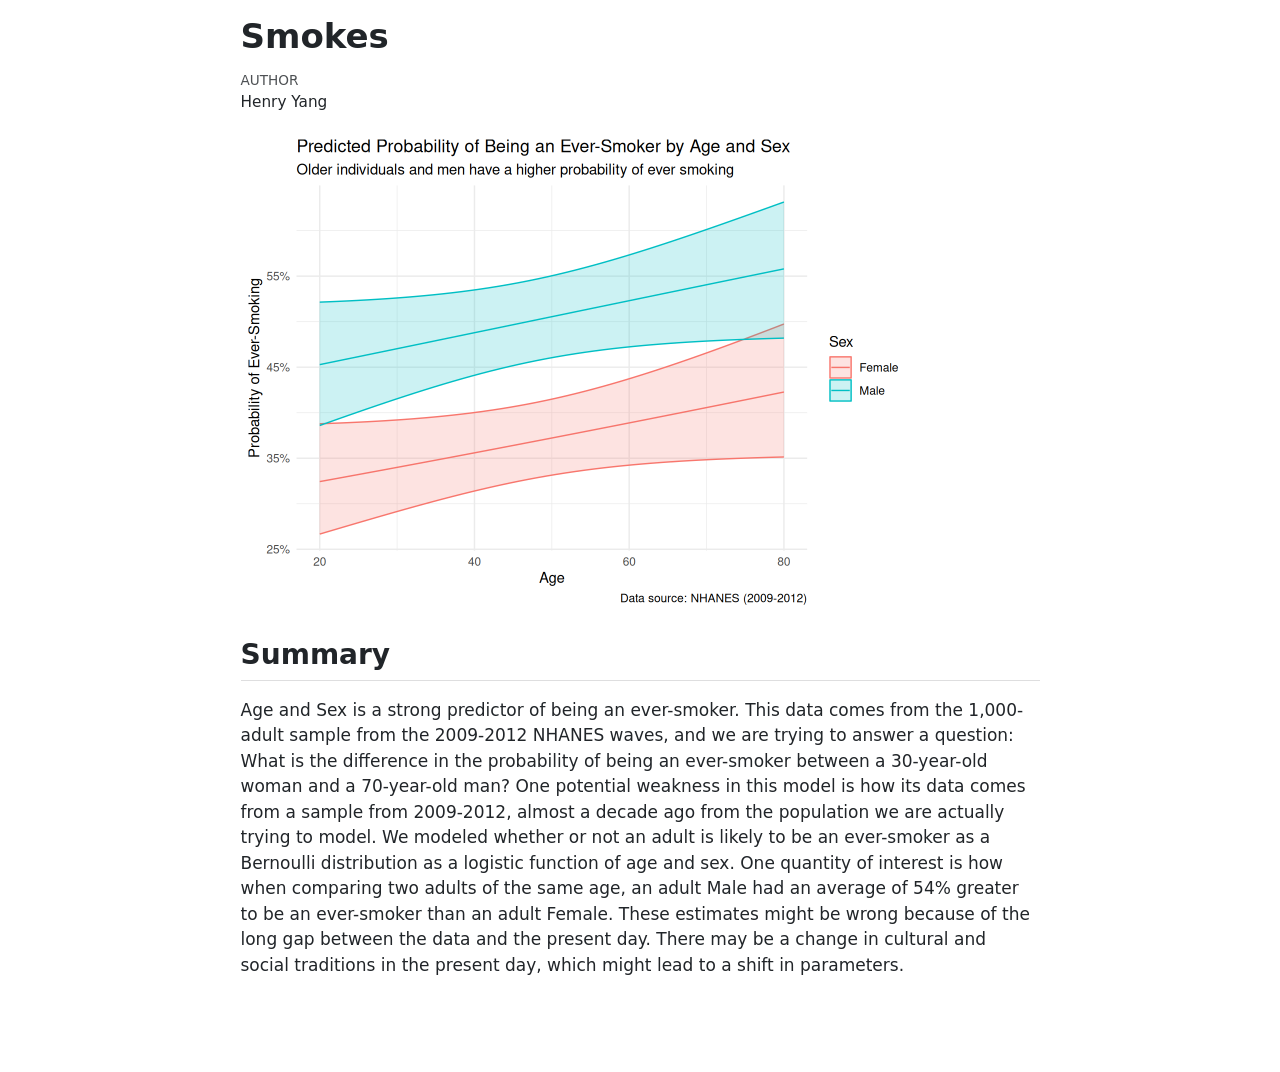
<file: index.html>
<!DOCTYPE html>
<html xmlns="http://www.w3.org/1999/xhtml" lang="en" xml:lang="en"><head>

<meta charset="utf-8">
<meta name="generator" content="quarto-1.9.38">

<meta name="viewport" content="width=device-width, initial-scale=1.0, user-scalable=yes">

<meta name="author" content="Henry Yang">

<title>Smokes</title>
<style>
/* Default styles provided by pandoc.
** See https://pandoc.org/MANUAL.html#variables-for-html for config info.
*/
code{white-space: pre-wrap;}
span.smallcaps{font-variant: small-caps;}
div.columns{display: flex; gap: min(4vw, 1.5em);}
div.column{flex: auto; overflow-x: auto;}
div.hanging-indent{margin-left: 1.5em; text-indent: -1.5em;}
ul.task-list{list-style: none;}
ul.task-list li input[type="checkbox"] {
  width: 0.8em;
  margin: 0 0.8em 0.2em -1em; /* quarto-specific, see https://github.com/quarto-dev/quarto-cli/issues/4556 */ 
  vertical-align: middle;
}
</style>


<script src="analysis_files/libs/clipboard/clipboard.min.js"></script>
<script src="analysis_files/libs/quarto-html/quarto.js" type="module"></script>
<script src="analysis_files/libs/quarto-html/tabsets/tabsets.js" type="module"></script>
<script src="analysis_files/libs/quarto-html/popper.min.js"></script>
<script src="analysis_files/libs/quarto-html/tippy.umd.min.js"></script>
<script src="analysis_files/libs/quarto-html/anchor.min.js"></script>
<link href="analysis_files/libs/quarto-html/tippy.css" rel="stylesheet">
<link href="analysis_files/libs/quarto-html/quarto-syntax-highlighting-15634bcf2e68342d4ad2dfa704d543f6.css" rel="stylesheet" id="quarto-text-highlighting-styles">
<script src="analysis_files/libs/bootstrap/bootstrap.min.js"></script>
<link href="analysis_files/libs/bootstrap/bootstrap-icons.css" rel="stylesheet">
<link href="analysis_files/libs/bootstrap/bootstrap-2008c79eabcb6798ba8cead141904c98.min.css" rel="stylesheet" append-hash="true" id="quarto-bootstrap" data-mode="light">


</head>

<body class="fullcontent quarto-light">

<div id="quarto-content" class="page-columns page-rows-contents page-layout-article">

<main class="content" id="quarto-document-content">

<header id="title-block-header" class="quarto-title-block default">
<div class="quarto-title">
<h1 class="title">Smokes</h1>
</div>



<div class="quarto-title-meta">

    <div>
    <div class="quarto-title-meta-heading">Author</div>
    <div class="quarto-title-meta-contents">
             <p>Henry Yang </p>
          </div>
  </div>
    
  
    
  </div>
  


</header>


<div class="cell">
<div class="cell-output-display">
<div>
<figure class="figure">
<p><img src="analysis_files/figure-html/unnamed-chunk-3-1.png" class="img-fluid figure-img" width="672"></p>
</figure>
</div>
</div>
</div>
<section id="summary" class="level2">
<h2 class="anchored" data-anchor-id="summary">Summary</h2>
<p>Age and Sex is a strong predictor of being an ever-smoker. This data comes from the 1,000-adult sample from the 2009-2012 NHANES waves, and we are trying to answer a question: What is the difference in the probability of being an ever-smoker between a 30-year-old woman and a 70-year-old man? One potential weakness in this model is how its data comes from a sample from 2009-2012, almost a decade ago from the population we are actually trying to model. We modeled whether or not an adult is likely to be an ever-smoker as a Bernoulli distribution as a logistic function of age and sex. One quantity of interest is how when comparing two adults of the same age, an adult Male had an average of 54% greater to be an ever-smoker than an adult Female. These estimates might be wrong because of the long gap between the data and the present day. There may be a change in cultural and social traditions in the present day, which might lead to a shift in parameters.</p>
</section>

</main>
<!-- /main column -->
<script id="quarto-html-after-body" type="application/javascript">
  window.document.addEventListener("DOMContentLoaded", function (event) {
    const icon = "";
    const anchorJS = new window.AnchorJS();
    anchorJS.options = {
      placement: 'right',
      icon: icon
    };
    anchorJS.add('.anchored');
    const isCodeAnnotation = (el) => {
      for (const clz of el.classList) {
        if (clz.startsWith('code-annotation-')) {                     
          return true;
        }
      }
      return false;
    }
    const onCopySuccess = function(e) {
      // button target
      const button = e.trigger;
      // don't keep focus
      button.blur();
      // flash "checked"
      button.classList.add('code-copy-button-checked');
      var currentTitle = button.getAttribute("title");
      button.setAttribute("title", "Copied!");
      let tooltip;
      if (window.bootstrap) {
        button.setAttribute("data-bs-toggle", "tooltip");
        button.setAttribute("data-bs-placement", "left");
        button.setAttribute("data-bs-title", "Copied!");
        tooltip = new bootstrap.Tooltip(button, 
          { trigger: "manual", 
            customClass: "code-copy-button-tooltip",
            offset: [0, -8]});
        tooltip.show();    
      }
      setTimeout(function() {
        if (tooltip) {
          tooltip.hide();
          button.removeAttribute("data-bs-title");
          button.removeAttribute("data-bs-toggle");
          button.removeAttribute("data-bs-placement");
        }
        button.setAttribute("title", currentTitle);
        button.classList.remove('code-copy-button-checked');
      }, 1000);
      // clear code selection
      e.clearSelection();
    }
    const getTextToCopy = function(trigger) {
      const outerScaffold = trigger.parentElement.cloneNode(true);
      const codeEl = outerScaffold.querySelector('code');
      for (const childEl of codeEl.children) {
        if (isCodeAnnotation(childEl)) {
          childEl.remove();
        }
      }
      return codeEl.innerText;
    }
    const clipboard = new window.ClipboardJS('.code-copy-button:not([data-in-quarto-modal])', {
      text: getTextToCopy
    });
    clipboard.on('success', onCopySuccess);
    if (window.document.getElementById('quarto-embedded-source-code-modal')) {
      const clipboardModal = new window.ClipboardJS('.code-copy-button[data-in-quarto-modal]', {
        text: getTextToCopy,
        container: window.document.getElementById('quarto-embedded-source-code-modal')
      });
      clipboardModal.on('success', onCopySuccess);
    }
      var localhostRegex = new RegExp(/^(?:http|https):\/\/localhost\:?[0-9]*\//);
      var mailtoRegex = new RegExp(/^mailto:/);
        var filterRegex = new RegExp('/' + window.location.host + '/');
      var isInternal = (href) => {
          return filterRegex.test(href) || localhostRegex.test(href) || mailtoRegex.test(href);
      }
      // Inspect non-navigation links and adorn them if external
     var links = window.document.querySelectorAll('a[href]:not(.nav-link):not(.navbar-brand):not(.toc-action):not(.sidebar-link):not(.sidebar-item-toggle):not(.pagination-link):not(.no-external):not([aria-hidden]):not(.dropdown-item):not(.quarto-navigation-tool):not(.about-link)');
      for (var i=0; i<links.length; i++) {
        const link = links[i];
        if (!isInternal(link.href)) {
          // undo the damage that might have been done by quarto-nav.js in the case of
          // links that we want to consider external
          if (link.dataset.originalHref !== undefined) {
            link.href = link.dataset.originalHref;
          }
        }
      }
    function tippyHover(el, contentFn, onTriggerFn, onUntriggerFn) {
      const config = {
        allowHTML: true,
        maxWidth: 500,
        delay: 100,
        arrow: false,
        appendTo: function(el) {
            return el.parentElement;
        },
        interactive: true,
        interactiveBorder: 10,
        theme: 'quarto',
        placement: 'bottom-start',
      };
      if (contentFn) {
        config.content = contentFn;
      }
      if (onTriggerFn) {
        config.onTrigger = onTriggerFn;
      }
      if (onUntriggerFn) {
        config.onUntrigger = onUntriggerFn;
      }
      window.tippy(el, config); 
    }
    const noterefs = window.document.querySelectorAll('a[role="doc-noteref"]');
    for (var i=0; i<noterefs.length; i++) {
      const ref = noterefs[i];
      tippyHover(ref, function() {
        // use id or data attribute instead here
        let href = ref.getAttribute('data-footnote-href') || ref.getAttribute('href');
        try { href = new URL(href).hash; } catch {}
        const id = href.replace(/^#\/?/, "");
        const note = window.document.getElementById(id);
        if (note) {
          return note.innerHTML;
        } else {
          return "";
        }
      });
    }
    const xrefs = window.document.querySelectorAll('a.quarto-xref');
    const processXRef = (id, note) => {
      // Strip column container classes
      const stripColumnClz = (el) => {
        el.classList.remove("page-full", "page-columns");
        if (el.children) {
          for (const child of el.children) {
            stripColumnClz(child);
          }
        }
      }
      stripColumnClz(note)
      if (id === null || id.startsWith('sec-')) {
        // Special case sections, only their first couple elements
        const container = document.createElement("div");
        if (note.children && note.children.length > 2) {
          container.appendChild(note.children[0].cloneNode(true));
          for (let i = 1; i < note.children.length; i++) {
            const child = note.children[i];
            if (child.tagName === "P" && child.innerText === "") {
              continue;
            } else {
              container.appendChild(child.cloneNode(true));
              break;
            }
          }
          if (window.Quarto?.typesetMath) {
            window.Quarto.typesetMath(container);
          }
          return container.innerHTML
        } else {
          if (window.Quarto?.typesetMath) {
            window.Quarto.typesetMath(note);
          }
          return note.innerHTML;
        }
      } else {
        // Remove any anchor links if they are present
        const anchorLink = note.querySelector('a.anchorjs-link');
        if (anchorLink) {
          anchorLink.remove();
        }
        if (window.Quarto?.typesetMath) {
          window.Quarto.typesetMath(note);
        }
        if (note.classList.contains("callout")) {
          return note.outerHTML;
        } else {
          return note.innerHTML;
        }
      }
    }
    for (var i=0; i<xrefs.length; i++) {
      const xref = xrefs[i];
      tippyHover(xref, undefined, function(instance) {
        instance.disable();
        let url = xref.getAttribute('href');
        let hash = undefined; 
        if (url.startsWith('#')) {
          hash = url;
        } else {
          try { hash = new URL(url).hash; } catch {}
        }
        if (hash) {
          const id = hash.replace(/^#\/?/, "");
          const note = window.document.getElementById(id);
          if (note !== null) {
            try {
              const html = processXRef(id, note.cloneNode(true));
              instance.setContent(html);
            } finally {
              instance.enable();
              instance.show();
            }
          } else {
            // See if we can fetch this
            fetch(url.split('#')[0])
            .then(res => res.text())
            .then(html => {
              const parser = new DOMParser();
              const htmlDoc = parser.parseFromString(html, "text/html");
              const note = htmlDoc.getElementById(id);
              if (note !== null) {
                const html = processXRef(id, note);
                instance.setContent(html);
              } 
            }).finally(() => {
              instance.enable();
              instance.show();
            });
          }
        } else {
          // See if we can fetch a full url (with no hash to target)
          // This is a special case and we should probably do some content thinning / targeting
          fetch(url)
          .then(res => res.text())
          .then(html => {
            const parser = new DOMParser();
            const htmlDoc = parser.parseFromString(html, "text/html");
            const note = htmlDoc.querySelector('main.content');
            if (note !== null) {
              // This should only happen for chapter cross references
              // (since there is no id in the URL)
              // remove the first header
              if (note.children.length > 0 && note.children[0].tagName === "HEADER") {
                note.children[0].remove();
              }
              const html = processXRef(null, note);
              instance.setContent(html);
            } 
          }).finally(() => {
            instance.enable();
            instance.show();
          });
        }
      }, function(instance) {
      });
    }
        let selectedAnnoteEl;
        const selectorForAnnotation = ( cell, annotation) => {
          let cellAttr = 'data-code-cell="' + cell + '"';
          let lineAttr = 'data-code-annotation="' +  annotation + '"';
          const selector = 'span[' + cellAttr + '][' + lineAttr + ']';
          return selector;
        }
        const selectCodeLines = (annoteEl) => {
          const doc = window.document;
          const targetCell = annoteEl.getAttribute("data-target-cell");
          const targetAnnotation = annoteEl.getAttribute("data-target-annotation");
          const annoteSpan = window.document.querySelector(selectorForAnnotation(targetCell, targetAnnotation));
          const lines = annoteSpan.getAttribute("data-code-lines").split(",");
          const lineIds = lines.map((line) => {
            return targetCell + "-" + line;
          })
          let top = null;
          let height = null;
          let parent = null;
          if (lineIds.length > 0) {
              //compute the position of the single el (top and bottom and make a div)
              const el = window.document.getElementById(lineIds[0]);
              top = el.offsetTop;
              height = el.offsetHeight;
              parent = el.parentElement.parentElement;
            if (lineIds.length > 1) {
              const lastEl = window.document.getElementById(lineIds[lineIds.length - 1]);
              const bottom = lastEl.offsetTop + lastEl.offsetHeight;
              height = bottom - top;
            }
            if (top !== null && height !== null && parent !== null) {
              // cook up a div (if necessary) and position it 
              let div = window.document.getElementById("code-annotation-line-highlight");
              if (div === null) {
                div = window.document.createElement("div");
                div.setAttribute("id", "code-annotation-line-highlight");
                div.style.position = 'absolute';
                parent.appendChild(div);
              }
              div.style.top = top - 2 + "px";
              div.style.height = height + 4 + "px";
              div.style.left = 0;
              let gutterDiv = window.document.getElementById("code-annotation-line-highlight-gutter");
              if (gutterDiv === null) {
                gutterDiv = window.document.createElement("div");
                gutterDiv.setAttribute("id", "code-annotation-line-highlight-gutter");
                gutterDiv.style.position = 'absolute';
                const codeCell = window.document.getElementById(targetCell);
                const gutter = codeCell.querySelector('.code-annotation-gutter');
                gutter.appendChild(gutterDiv);
              }
              gutterDiv.style.top = top - 2 + "px";
              gutterDiv.style.height = height + 4 + "px";
            }
            selectedAnnoteEl = annoteEl;
          }
        };
        const unselectCodeLines = () => {
          const elementsIds = ["code-annotation-line-highlight", "code-annotation-line-highlight-gutter"];
          elementsIds.forEach((elId) => {
            const div = window.document.getElementById(elId);
            if (div) {
              div.remove();
            }
          });
          selectedAnnoteEl = undefined;
        };
          // Handle positioning of the toggle
      window.addEventListener(
        "resize",
        throttle(() => {
          elRect = undefined;
          if (selectedAnnoteEl) {
            selectCodeLines(selectedAnnoteEl);
          }
        }, 10)
      );
      function throttle(fn, ms) {
      let throttle = false;
      let timer;
        return (...args) => {
          if(!throttle) { // first call gets through
              fn.apply(this, args);
              throttle = true;
          } else { // all the others get throttled
              if(timer) clearTimeout(timer); // cancel #2
              timer = setTimeout(() => {
                fn.apply(this, args);
                timer = throttle = false;
              }, ms);
          }
        };
      }
        // Attach click handler to the DT
        const annoteDls = window.document.querySelectorAll('dt[data-target-cell]');
        for (const annoteDlNode of annoteDls) {
          annoteDlNode.addEventListener('click', (event) => {
            const clickedEl = event.target;
            if (clickedEl !== selectedAnnoteEl) {
              unselectCodeLines();
              const activeEl = window.document.querySelector('dt[data-target-cell].code-annotation-active');
              if (activeEl) {
                activeEl.classList.remove('code-annotation-active');
              }
              selectCodeLines(clickedEl);
              clickedEl.classList.add('code-annotation-active');
            } else {
              // Unselect the line
              unselectCodeLines();
              clickedEl.classList.remove('code-annotation-active');
            }
          });
        }
    const findCites = (el) => {
      const parentEl = el.parentElement;
      if (parentEl) {
        const cites = parentEl.dataset.cites;
        if (cites) {
          return {
            el,
            cites: cites.split(' ')
          };
        } else {
          return findCites(el.parentElement)
        }
      } else {
        return undefined;
      }
    };
    var bibliorefs = window.document.querySelectorAll('a[role="doc-biblioref"]');
    for (var i=0; i<bibliorefs.length; i++) {
      const ref = bibliorefs[i];
      const citeInfo = findCites(ref);
      if (citeInfo) {
        tippyHover(citeInfo.el, function() {
          var popup = window.document.createElement('div');
          citeInfo.cites.forEach(function(cite) {
            var citeDiv = window.document.createElement('div');
            citeDiv.classList.add('hanging-indent');
            citeDiv.classList.add('csl-entry');
            var biblioDiv = window.document.getElementById('ref-' + cite);
            if (biblioDiv) {
              citeDiv.innerHTML = biblioDiv.innerHTML;
            }
            popup.appendChild(citeDiv);
          });
          return popup.innerHTML;
        });
      }
    }
  });
  </script>
</div> <!-- /content -->




</body></html>
</file>
<file: analysis_files/libs/quarto-html/tippy.css>
.tippy-box[data-animation=fade][data-state=hidden]{opacity:0}[data-tippy-root]{max-width:calc(100vw - 10px)}.tippy-box{position:relative;background-color:#333;color:#fff;border-radius:4px;font-size:14px;line-height:1.4;white-space:normal;outline:0;transition-property:transform,visibility,opacity}.tippy-box[data-placement^=top]>.tippy-arrow{bottom:0}.tippy-box[data-placement^=top]>.tippy-arrow:before{bottom:-7px;left:0;border-width:8px 8px 0;border-top-color:initial;transform-origin:center top}.tippy-box[data-placement^=bottom]>.tippy-arrow{top:0}.tippy-box[data-placement^=bottom]>.tippy-arrow:before{top:-7px;left:0;border-width:0 8px 8px;border-bottom-color:initial;transform-origin:center bottom}.tippy-box[data-placement^=left]>.tippy-arrow{right:0}.tippy-box[data-placement^=left]>.tippy-arrow:before{border-width:8px 0 8px 8px;border-left-color:initial;right:-7px;transform-origin:center left}.tippy-box[data-placement^=right]>.tippy-arrow{left:0}.tippy-box[data-placement^=right]>.tippy-arrow:before{left:-7px;border-width:8px 8px 8px 0;border-right-color:initial;transform-origin:center right}.tippy-box[data-inertia][data-state=visible]{transition-timing-function:cubic-bezier(.54,1.5,.38,1.11)}.tippy-arrow{width:16px;height:16px;color:#333}.tippy-arrow:before{content:"";position:absolute;border-color:transparent;border-style:solid}.tippy-content{position:relative;padding:5px 9px;z-index:1}
</file>
<file: analysis_files/libs/quarto-html/quarto-syntax-highlighting-15634bcf2e68342d4ad2dfa704d543f6.css>
/* quarto syntax highlight colors */
:root {
  --quarto-hl-ot-color: #003B4F;
  --quarto-hl-at-color: #657422;
  --quarto-hl-ss-color: #20794D;
  --quarto-hl-an-color: #5E5E5E;
  --quarto-hl-fu-color: #4758AB;
  --quarto-hl-st-color: #20794D;
  --quarto-hl-cf-color: #003B4F;
  --quarto-hl-op-color: #5E5E5E;
  --quarto-hl-er-color: #AD0000;
  --quarto-hl-bn-color: #AD0000;
  --quarto-hl-al-color: #AD0000;
  --quarto-hl-va-color: #111111;
  --quarto-hl-bu-color: inherit;
  --quarto-hl-ex-color: inherit;
  --quarto-hl-pp-color: #AD0000;
  --quarto-hl-in-color: #5E5E5E;
  --quarto-hl-vs-color: #20794D;
  --quarto-hl-wa-color: #5E5E5E;
  --quarto-hl-do-color: #5E5E5E;
  --quarto-hl-im-color: #00769E;
  --quarto-hl-ch-color: #20794D;
  --quarto-hl-dt-color: #AD0000;
  --quarto-hl-fl-color: #AD0000;
  --quarto-hl-co-color: #5E5E5E;
  --quarto-hl-cv-color: #5E5E5E;
  --quarto-hl-cn-color: #8f5902;
  --quarto-hl-sc-color: #5E5E5E;
  --quarto-hl-dv-color: #AD0000;
  --quarto-hl-kw-color: #003B4F;
}

/* other quarto variables */
:root {
  --quarto-font-monospace: SFMono-Regular, Menlo, Monaco, Consolas, "Liberation Mono", "Courier New", monospace;
}

/* syntax highlight based on Pandoc's rules */
pre > code.sourceCode > span {
  color: #003B4F;
}

code.sourceCode > span {
  color: #003B4F;
}

div.sourceCode,
div.sourceCode pre.sourceCode {
  color: #003B4F;
}

/* Normal */
code span {
  color: #003B4F;
}

/* Alert */
code span.al {
  color: #AD0000;
  font-style: inherit;
}

/* Annotation */
code span.an {
  color: #5E5E5E;
  font-style: inherit;
}

/* Attribute */
code span.at {
  color: #657422;
  font-style: inherit;
}

/* BaseN */
code span.bn {
  color: #AD0000;
  font-style: inherit;
}

/* BuiltIn */
code span.bu {
  font-style: inherit;
}

/* ControlFlow */
code span.cf {
  color: #003B4F;
  font-weight: bold;
  font-style: inherit;
}

/* Char */
code span.ch {
  color: #20794D;
  font-style: inherit;
}

/* Constant */
code span.cn {
  color: #8f5902;
  font-style: inherit;
}

/* Comment */
code span.co {
  color: #5E5E5E;
  font-style: inherit;
}

/* CommentVar */
code span.cv {
  color: #5E5E5E;
  font-style: italic;
}

/* Documentation */
code span.do {
  color: #5E5E5E;
  font-style: italic;
}

/* DataType */
code span.dt {
  color: #AD0000;
  font-style: inherit;
}

/* DecVal */
code span.dv {
  color: #AD0000;
  font-style: inherit;
}

/* Error */
code span.er {
  color: #AD0000;
  font-style: inherit;
}

/* Extension */
code span.ex {
  font-style: inherit;
}

/* Float */
code span.fl {
  color: #AD0000;
  font-style: inherit;
}

/* Function */
code span.fu {
  color: #4758AB;
  font-style: inherit;
}

/* Import */
code span.im {
  color: #00769E;
  font-style: inherit;
}

/* Information */
code span.in {
  color: #5E5E5E;
  font-style: inherit;
}

/* Keyword */
code span.kw {
  color: #003B4F;
  font-weight: bold;
  font-style: inherit;
}

/* Operator */
code span.op {
  color: #5E5E5E;
  font-style: inherit;
}

/* Other */
code span.ot {
  color: #003B4F;
  font-style: inherit;
}

/* Preprocessor */
code span.pp {
  color: #AD0000;
  font-style: inherit;
}

/* SpecialChar */
code span.sc {
  color: #5E5E5E;
  font-style: inherit;
}

/* SpecialString */
code span.ss {
  color: #20794D;
  font-style: inherit;
}

/* String */
code span.st {
  color: #20794D;
  font-style: inherit;
}

/* Variable */
code span.va {
  color: #111111;
  font-style: inherit;
}

/* VerbatimString */
code span.vs {
  color: #20794D;
  font-style: inherit;
}

/* Warning */
code span.wa {
  color: #5E5E5E;
  font-style: italic;
}

.prevent-inlining {
  content: "</";
}

/*# sourceMappingURL=f23921c56f73e400b49028c9186a1aa0.css.map */
</file>
